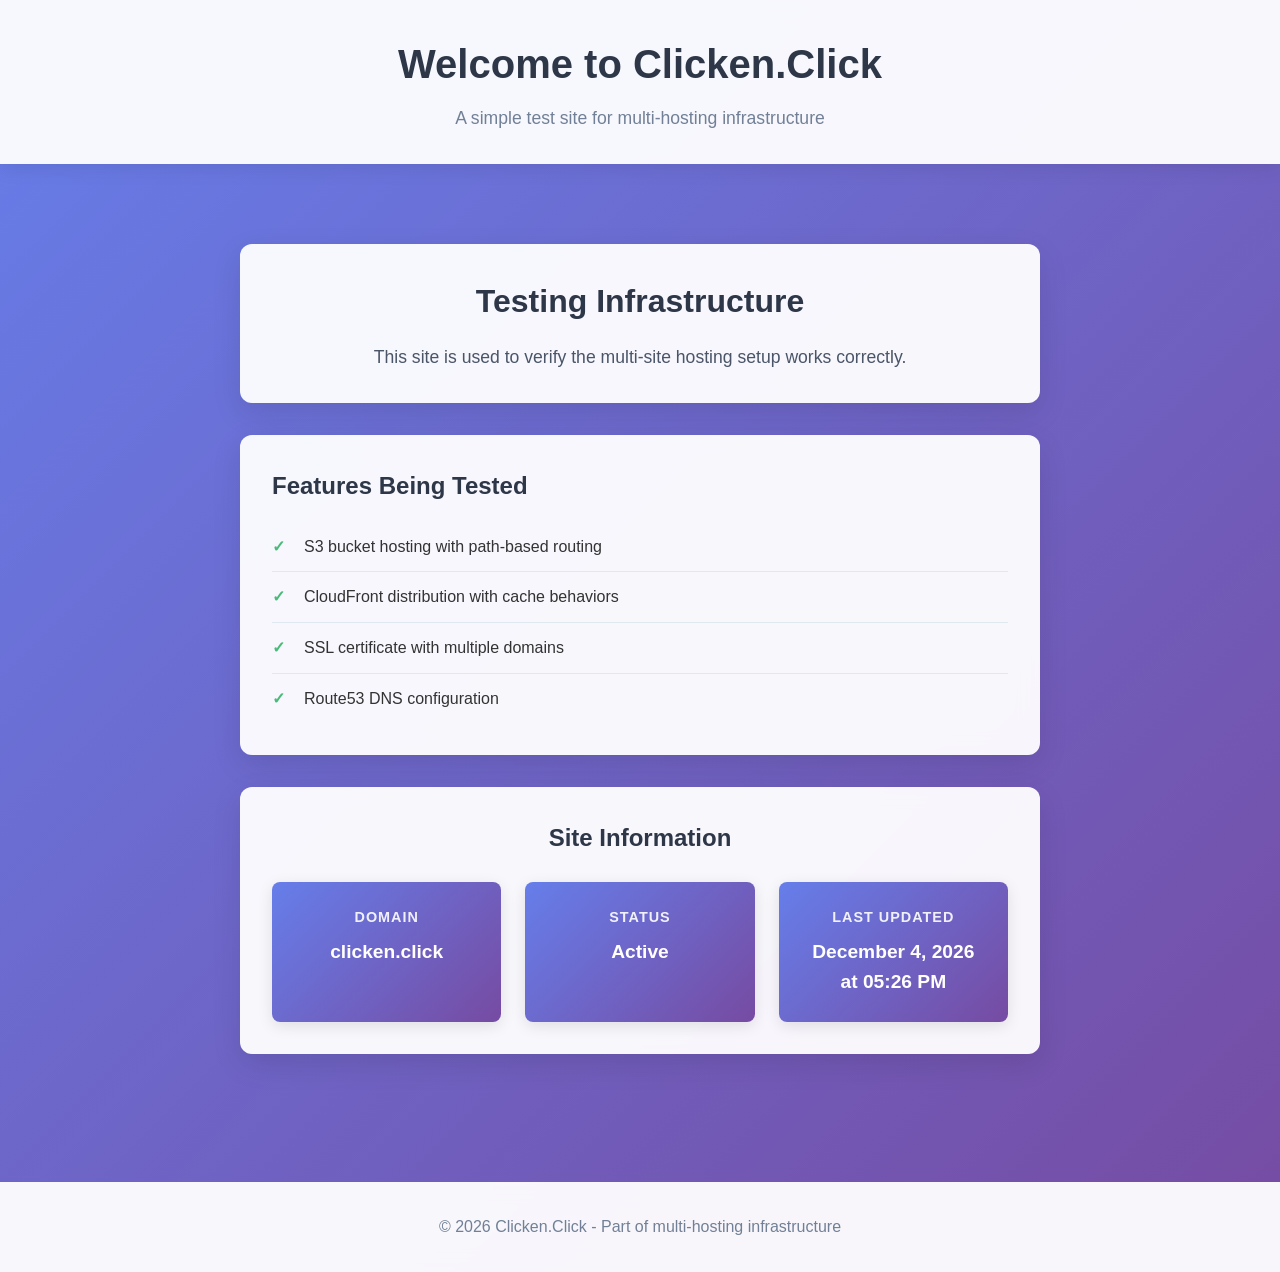
<file: sites/clicken.click/index.html>
<!DOCTYPE html>
<html lang="en">
<head>
    <meta charset="UTF-8">
    <meta name="viewport" content="width=device-width, initial-scale=1.0">
    <title>Clicken.Click - Test Site</title>
    <link rel="stylesheet" href="assets/css/style.css">
</head>
<body>
    <header>
        <h1>Welcome to Clicken.Click</h1>
        <p>A simple test site for multi-hosting infrastructure</p>
    </header>
    
    <main>
        <section class="hero">
            <h2>Testing Infrastructure</h2>
            <p>This site is used to verify the multi-site hosting setup works correctly.</p>
        </section>
        
        <section class="features">
            <h3>Features Being Tested</h3>
            <ul>
                <li>S3 bucket hosting with path-based routing</li>
                <li>CloudFront distribution with cache behaviors</li>
                <li>SSL certificate with multiple domains</li>
                <li>Route53 DNS configuration</li>
            </ul>
        </section>
        
        <section class="info">
            <h3>Site Information</h3>
            <div class="info-grid">
                <div class="info-card">
                    <h4>Domain</h4>
                    <p>clicken.click</p>
                </div>
                <div class="info-card">
                    <h4>Status</h4>
                    <p>Active</p>
                </div>
                <div class="info-card">
                    <h4>Last Updated</h4>
                    <p id="last-updated"></p>
                </div>
            </div>
        </section>
    </main>
    
    <footer>
        <p>&copy; 2026 Clicken.Click - Part of multi-hosting infrastructure</p>
    </footer>
    
    <script src="assets/js/main.js"></script>
</body>
</html>
</file>
<file: sites/clicken.click/assets/css/style.css>
/* Modern CSS for Clicken.Click test site */

* {
    margin: 0;
    padding: 0;
    box-sizing: border-box;
}

body {
    font-family: -apple-system, BlinkMacSystemFont, 'Segoe UI', Roboto, Oxygen, Ubuntu, Cantarell, sans-serif;
    line-height: 1.6;
    color: #333;
    background: linear-gradient(135deg, #667eea 0%, #764ba2 100%);
    min-height: 100vh;
}

.container {
    max-width: 1200px;
    margin: 0 auto;
    padding: 0 20px;
}

header {
    background: rgba(255, 255, 255, 0.95);
    backdrop-filter: blur(10px);
    padding: 2rem 0;
    text-align: center;
    box-shadow: 0 2px 20px rgba(0, 0, 0, 0.1);
}

header h1 {
    font-size: 2.5rem;
    color: #2d3748;
    margin-bottom: 0.5rem;
    font-weight: 700;
}

header p {
    font-size: 1.1rem;
    color: #718096;
}

main {
    padding: 3rem 0;
}

section {
    background: rgba(255, 255, 255, 0.95);
    backdrop-filter: blur(10px);
    margin: 2rem auto;
    padding: 2rem;
    border-radius: 12px;
    box-shadow: 0 10px 30px rgba(0, 0, 0, 0.1);
    max-width: 800px;
}

.hero {
    text-align: center;
}

.hero h2 {
    font-size: 2rem;
    color: #2d3748;
    margin-bottom: 1rem;
}

.hero p {
    font-size: 1.1rem;
    color: #4a5568;
}

.features h3 {
    font-size: 1.5rem;
    color: #2d3748;
    margin-bottom: 1rem;
}

.features ul {
    list-style: none;
    padding: 0;
}

.features li {
    padding: 0.75rem 0;
    border-bottom: 1px solid #e2e8f0;
    position: relative;
    padding-left: 2rem;
}

.features li:before {
    content: "✓";
    position: absolute;
    left: 0;
    color: #48bb78;
    font-weight: bold;
}

.features li:last-child {
    border-bottom: none;
}

.info h3 {
    font-size: 1.5rem;
    color: #2d3748;
    margin-bottom: 1.5rem;
    text-align: center;
}

.info-grid {
    display: grid;
    grid-template-columns: repeat(auto-fit, minmax(200px, 1fr));
    gap: 1.5rem;
}

.info-card {
    background: linear-gradient(135deg, #667eea 0%, #764ba2 100%);
    color: white;
    padding: 1.5rem;
    border-radius: 8px;
    text-align: center;
    box-shadow: 0 4px 15px rgba(0, 0, 0, 0.1);
}

.info-card h4 {
    font-size: 0.9rem;
    opacity: 0.9;
    margin-bottom: 0.5rem;
    text-transform: uppercase;
    letter-spacing: 1px;
}

.info-card p {
    font-size: 1.2rem;
    font-weight: 600;
}

footer {
    background: rgba(255, 255, 255, 0.95);
    backdrop-filter: blur(10px);
    text-align: center;
    padding: 2rem 0;
    margin-top: 3rem;
    color: #718096;
}

/* Responsive design */
@media (max-width: 768px) {
    header h1 {
        font-size: 2rem;
    }
    
    section {
        margin: 1rem;
        padding: 1.5rem;
    }
    
    .info-grid {
        grid-template-columns: 1fr;
    }
}

/* Smooth animations */
body {
    animation: fadeIn 0.6s ease-in;
}

@keyframes fadeIn {
    from {
        opacity: 0;
        transform: translateY(20px);
    }
    to {
        opacity: 1;
        transform: translateY(0);
    }
}
</file>
